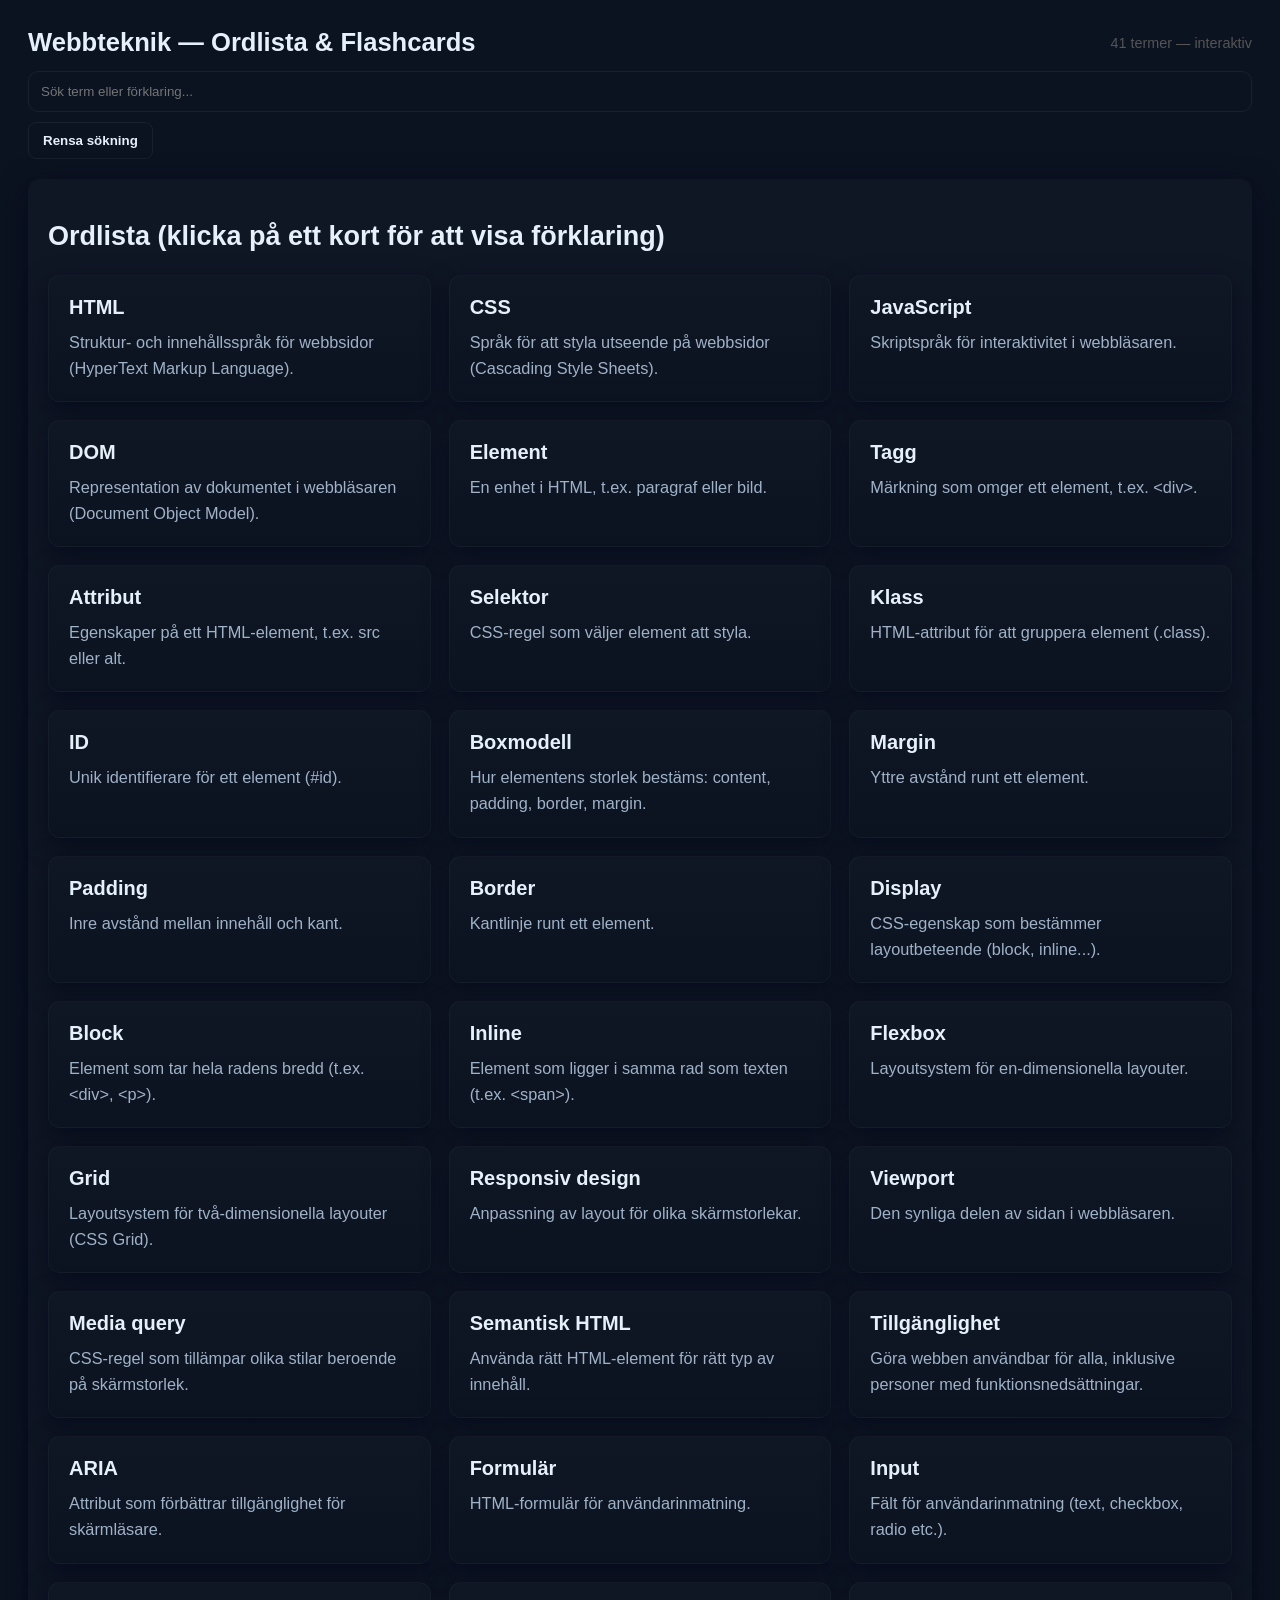
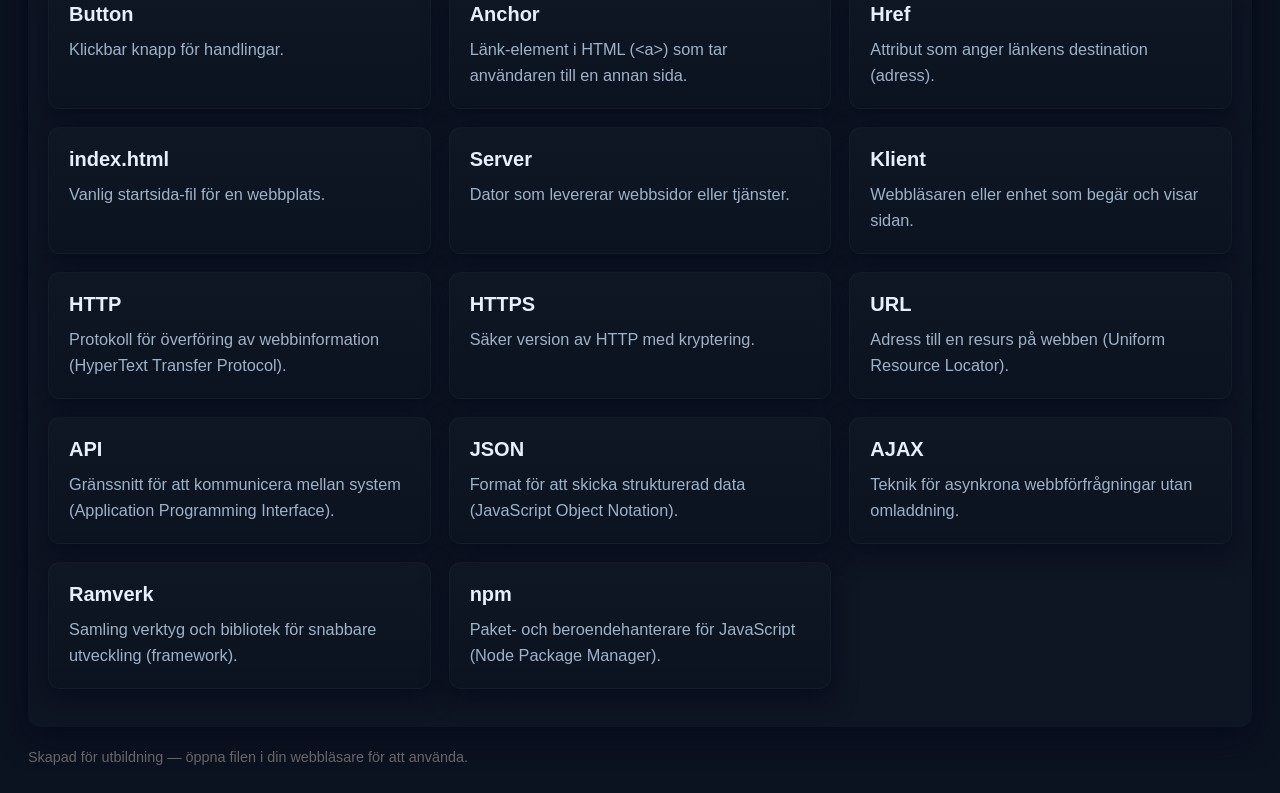
<file: index.html>
<!doctype html>
<html lang="sv">
<head>
  <meta charset="utf-8">
  <meta name="viewport" content="width=device-width,initial-scale=1">
  <title>Webbteknik — Ordlista & Flashcards</title>
  <link rel="stylesheet" href="style.css">
</head>
<body>
  <header>
    <h1>Webbteknik — Ordlista & Flashcards</h1>
    <div class="small">41 termer — interaktiv</div>
  </header>

    <div class="controls">
      <input id="search" class="search" placeholder="Sök term eller förklaring...">
      <button id="clear" class="secondary">Rensa sökning</button>
    </div>

  <div class="container">
    <section class="panel" id="listPanel">
      <h2>Ordlista (klicka på ett kort för att visa förklaring)</h2>
      <ul class="terms" id="termsList"></ul>
    </section>

    <!-- Flashcards removed: page now shows only terms and definitions -->
  </div>

  <footer>Skapad för utbildning — öppna filen i din webbläsare för att använda.</footer>

  <script>
    // Data: 41 webbtermer
    const terms = [
      {term:"HTML",def:"Struktur- och innehållsspråk för webbsidor (HyperText Markup Language)."},
      {term:"CSS",def:"Språk för att styla utseende på webbsidor (Cascading Style Sheets)."},
      {term:"JavaScript",def:"Skriptspråk för interaktivitet i webbläsaren."},
      {term:"DOM",def:"Representation av dokumentet i webbläsaren (Document Object Model)."},
      {term:"Element",def:"En enhet i HTML, t.ex. paragraf eller bild."},
      {term:"Tagg",def:"Märkning som omger ett element, t.ex. <div>."},
      {term:"Attribut",def:"Egenskaper på ett HTML-element, t.ex. src eller alt."},
      {term:"Selektor",def:"CSS-regel som väljer element att styla."},
      {term:"Klass",def:"HTML-attribut för att gruppera element (.class)."},
      {term:"ID",def:"Unik identifierare för ett element (#id)."},
      {term:"Boxmodell",def:"Hur elementens storlek bestäms: content, padding, border, margin."},
      {term:"Margin",def:"Yttre avstånd runt ett element."},
      {term:"Padding",def:"Inre avstånd mellan innehåll och kant."},
      {term:"Border",def:"Kantlinje runt ett element."},
      {term:"Display",def:"CSS-egenskap som bestämmer layoutbeteende (block, inline...)."},
      {term:"Block",def:"Element som tar hela radens bredd (t.ex. <div>, <p>)."},
      {term:"Inline",def:"Element som ligger i samma rad som texten (t.ex. <span>)."},
      {term:"Flexbox",def:"Layoutsystem för en-dimensionella layouter."},
      {term:"Grid",def:"Layoutsystem för två-dimensionella layouter (CSS Grid)."},
      {term:"Responsiv design",def:"Anpassning av layout för olika skärmstorlekar."},
      {term:"Viewport",def:"Den synliga delen av sidan i webbläsaren."},
      {term:"Media query",def:"CSS-regel som tillämpar olika stilar beroende på skärmstorlek."},
      {term:"Semantisk HTML",def:"Använda rätt HTML-element för rätt typ av innehåll."},
      {term:"Tillgänglighet",def:"Göra webben användbar för alla, inklusive personer med funktionsnedsättningar."},
      {term:"ARIA",def:"Attribut som förbättrar tillgänglighet för skärmläsare."},
      {term:"Formulär",def:"HTML-formulär för användarinmatning."},
      {term:"Input",def:"Fält för användarinmatning (text, checkbox, radio etc.)."},
      {term:"Button",def:"Klickbar knapp för handlingar."},
      {term:"Anchor",def:"Länk-element i HTML (<a>) som tar användaren till en annan sida."},
      {term:"Href",def:"Attribut som anger länkens destination (adress)."},
      {term:"index.html",def:"Vanlig startsida-fil för en webbplats."},
      {term:"Server",def:"Dator som levererar webbsidor eller tjänster."},
      {term:"Klient",def:"Webbläsaren eller enhet som begär och visar sidan."},
      {term:"HTTP",def:"Protokoll för överföring av webbinformation (HyperText Transfer Protocol)."},
      {term:"HTTPS",def:"Säker version av HTTP med kryptering."},
      {term:"URL",def:"Adress till en resurs på webben (Uniform Resource Locator)."},
      {term:"API",def:"Gränssnitt för att kommunicera mellan system (Application Programming Interface)."},
      {term:"JSON",def:"Format för att skicka strukturerad data (JavaScript Object Notation)."},
      {term:"AJAX",def:"Teknik för asynkrona webbförfrågningar utan omladdning."},
      {term:"Ramverk",def:"Samling verktyg och bibliotek för snabbare utveckling (framework)."},
      {term:"npm",def:"Paket- och beroendehanterare för JavaScript (Node Package Manager)."}
    ];

  // DOM refs
  const termsList = document.getElementById('termsList');
  const search = document.getElementById('search');
  const clearBtn = document.getElementById('clear');

  // State
  let filtered = terms.slice();

  function renderList(items){
    termsList.innerHTML = '';
    items.forEach((t,i)=>{
      const li = document.createElement('li');
      li.className = 'term';
      li.innerHTML = `<div class="term-title">${escapeHtml(t.term)}</div><div class="term-def">${escapeHtml(t.def)}</div>`;
      termsList.appendChild(li);
    });
  }

  function escapeHtml(s){
    return String(s).replace(/&/g,'&amp;').replace(/</g,'&lt;').replace(/>/g,'&gt;');
  }

  function doSearch(){
    const q = search.value.trim().toLowerCase();
    if(!q){ filtered = terms.slice(); }
    else {
      filtered = terms.filter(t=> t.term.toLowerCase().includes(q) || t.def.toLowerCase().includes(q));
    }
    renderList(filtered);
  }

  // Event wiring
  search.addEventListener('input', doSearch);
  clearBtn.addEventListener('click', ()=>{ search.value=''; doSearch(); search.focus(); });

  // Initial render
  renderList(terms);
  </script>
</body>
</html>
</file>
<file: style.css>
:root{
	--bg: #0b1220;
	--panel: #0f1724;
	--card: linear-gradient(180deg,#0f1724,#0b1220);
	--accent: #3fb0ff;
	--text: #e6f0fb;
	--muted: #9fb2c8;
	--shadow: 0 10px 30px rgba(2,6,23,0.6);
	--font-base: 18px; /* larger base font */
	font-family: "Segoe UI", Roboto, Arial, sans-serif;
}
body{margin:0;padding:28px;background:var(--bg);color:var(--text);font-size:var(--font-base)}
header{display:flex;align-items:center;justify-content:space-between;gap:12px}
h1{margin:0;font-size:1.6rem;color:var(--text)}
.controls{margin-top:14px;display:flex;gap:10px;flex-wrap:wrap}
button{background:var(--accent);color:#042037;border:none;padding:10px 14px;border-radius:8px;cursor:pointer;font-weight:600}
button.secondary{background:transparent;color:var(--text);border:1px solid rgba(255,255,255,0.06)}
.container{display:flex;gap:22px;margin-top:20px}
.panel{background:linear-gradient(180deg, rgba(255,255,255,0.02), rgba(255,255,255,0.01));border-radius:12px;padding:20px;flex:1;box-shadow:var(--shadow)}
.search{width:100%;padding:12px;border:1px solid rgba(255,255,255,0.06);border-radius:10px;background:transparent;color:var(--text)}
.terms{list-style:none;padding:0;margin:18px 0;display:grid;grid-template-columns:repeat(auto-fill,minmax(360px,1fr));gap:18px}
.term{border-radius:12px;padding:20px;background:var(--card);box-shadow:0 8px 24px rgba(2,6,23,0.6);transition:transform .18s ease,box-shadow .18s ease;border:1px solid rgba(255,255,255,0.03)}
.term:hover{transform:translateY(-6px);box-shadow:0 20px 40px rgba(2,6,23,0.65)}
.term-title{font-weight:800;margin-bottom:10px;font-size:1.25rem;color:var(--text)}
.term-def{color:var(--muted);font-size:1.02rem;line-height:1.6}
.small{font-size:0.95rem;color:var(--muted)}
.flashcard{display:none}
.small{font-size:0.9rem;color:#555}
footer{margin-top:22px;font-size:0.9rem;color:#666}
@media (max-width:900px){
	.container{flex-direction:column}
	.terms{grid-template-columns:1fr}
	body{padding:16px}
	h1{font-size:1.3rem}
}
</file>
